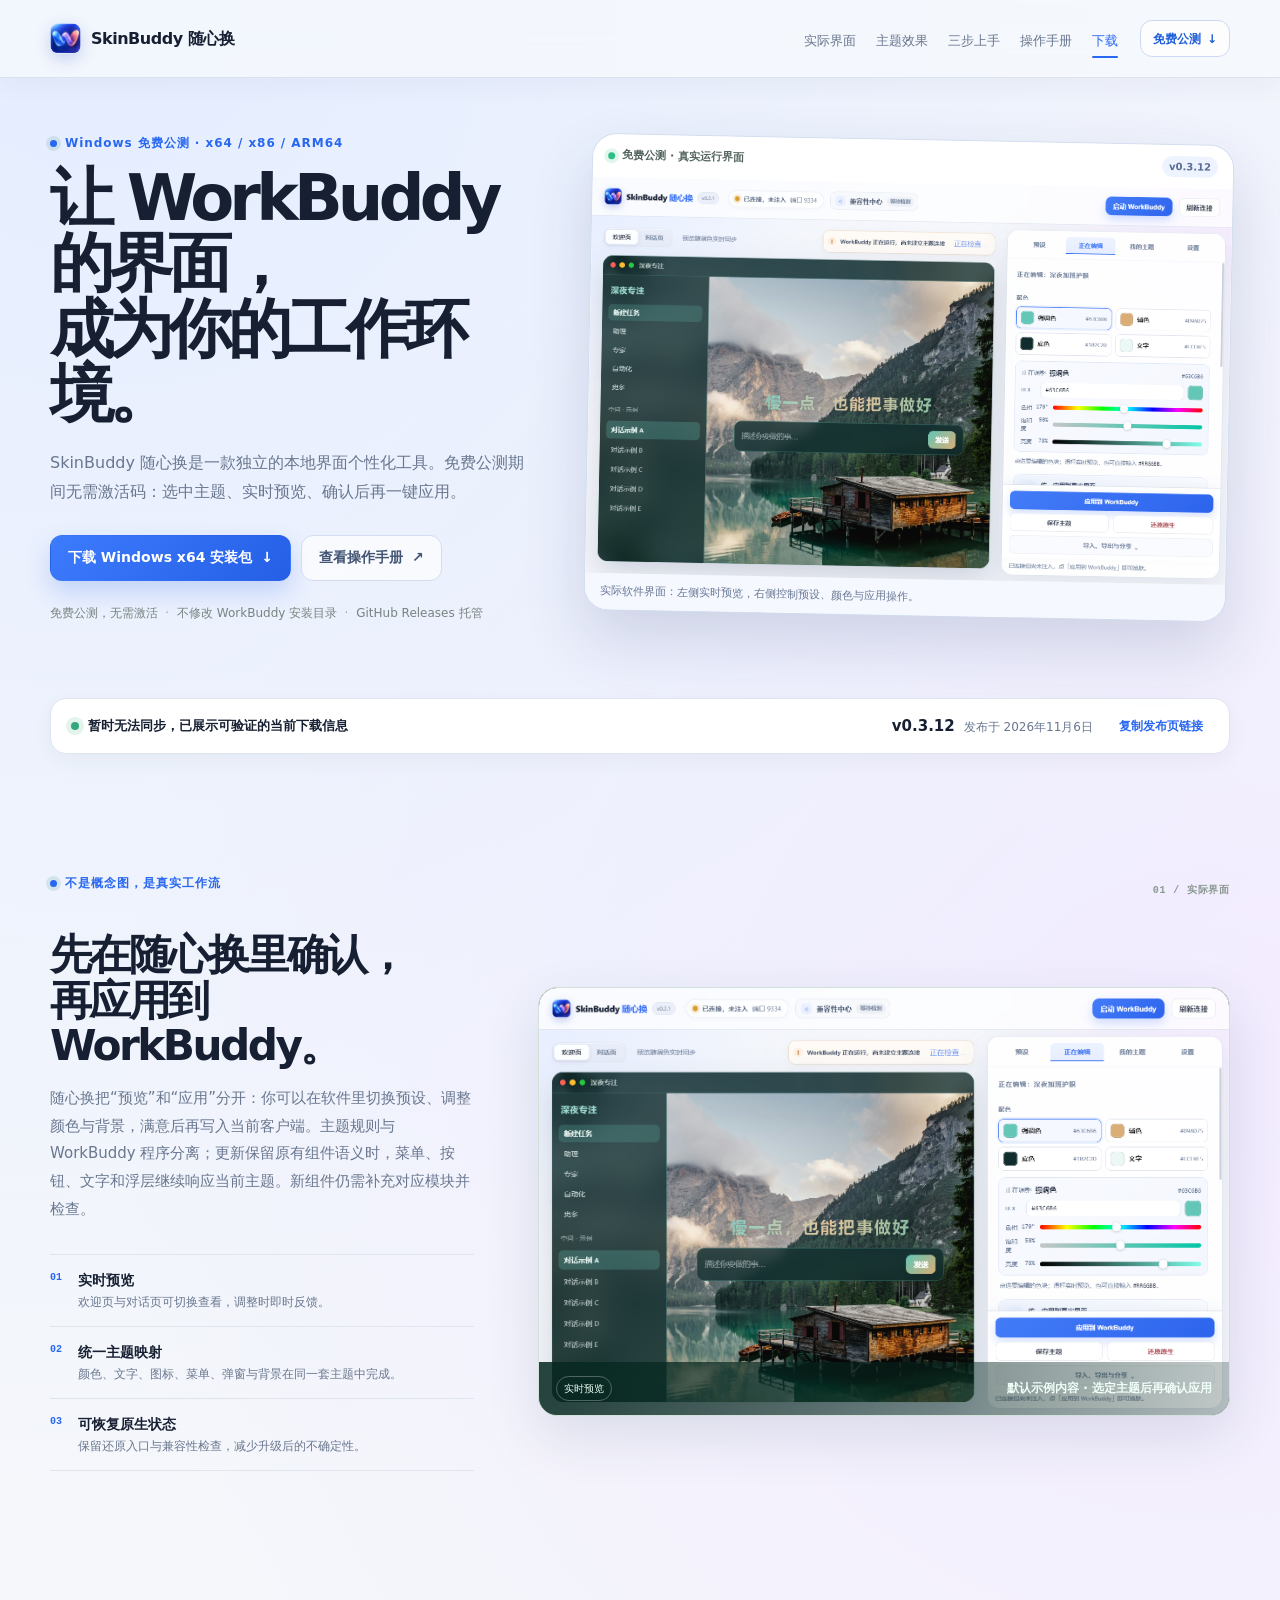
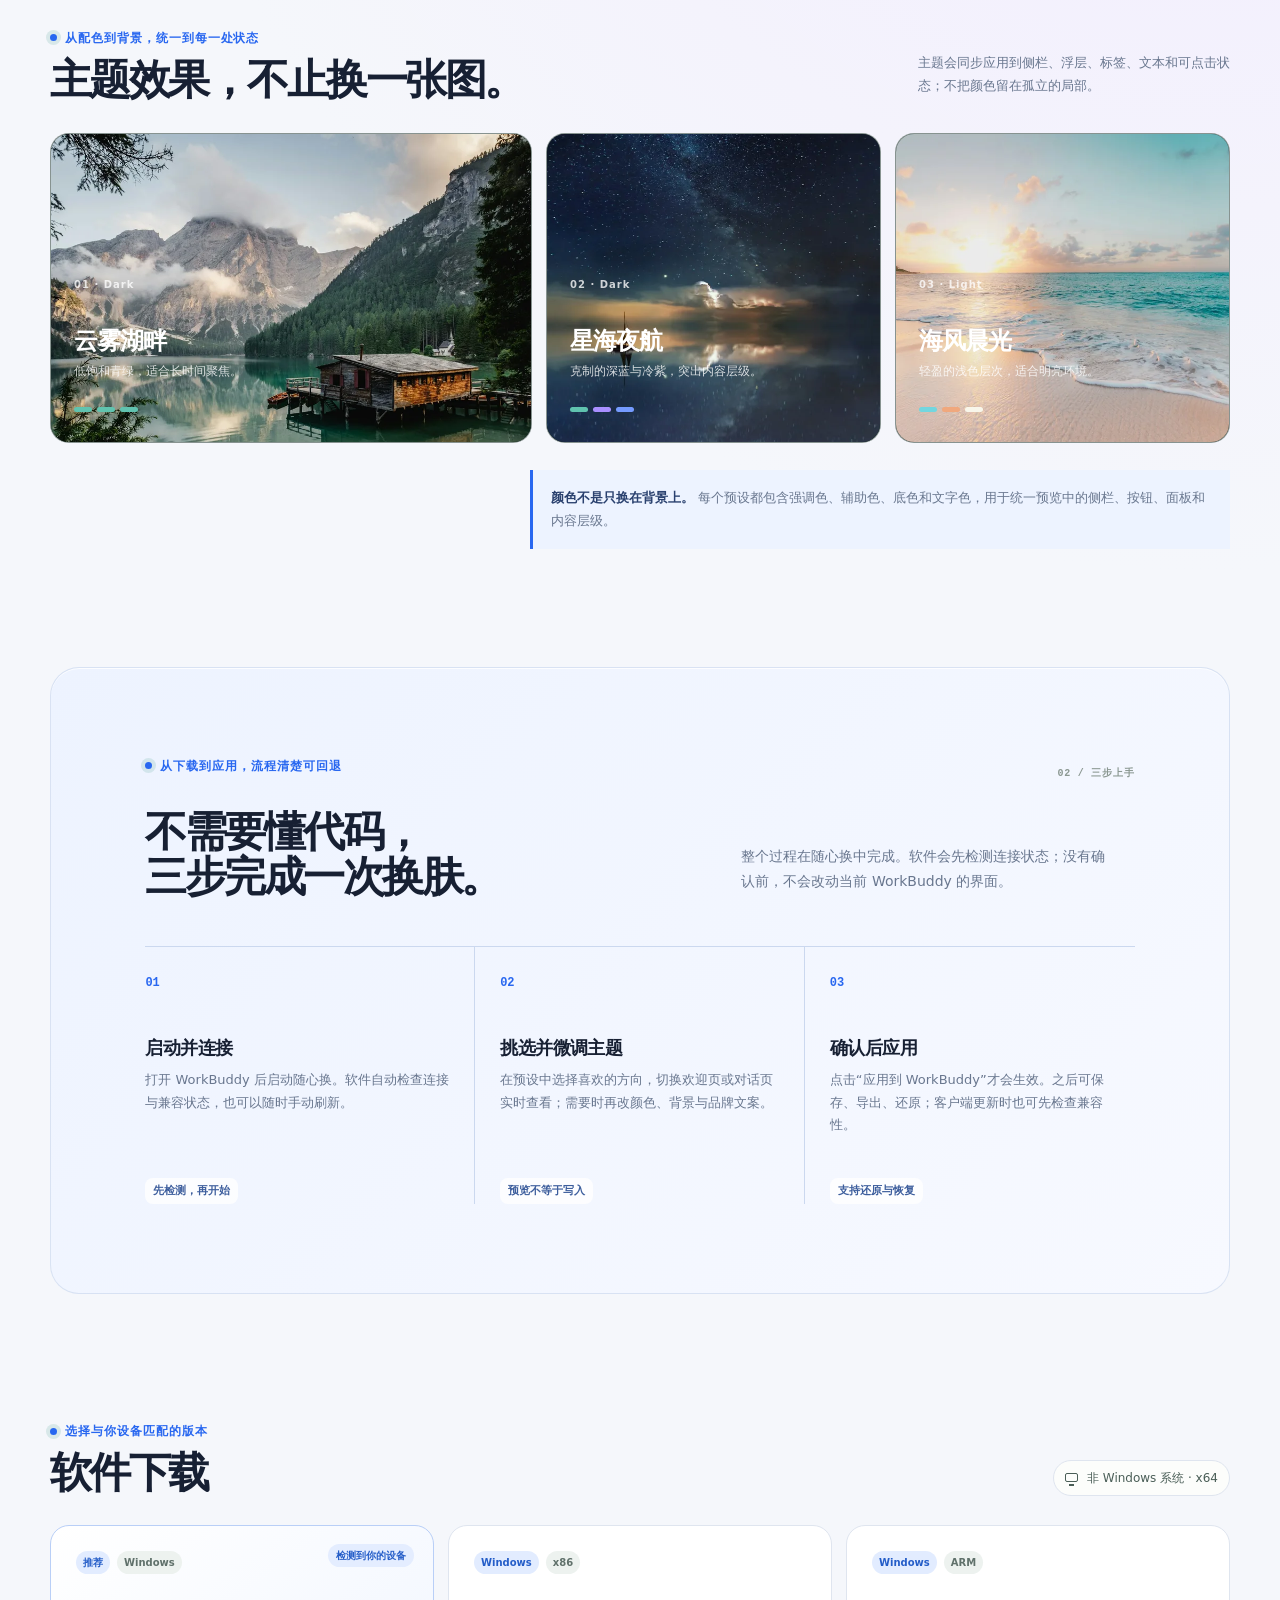
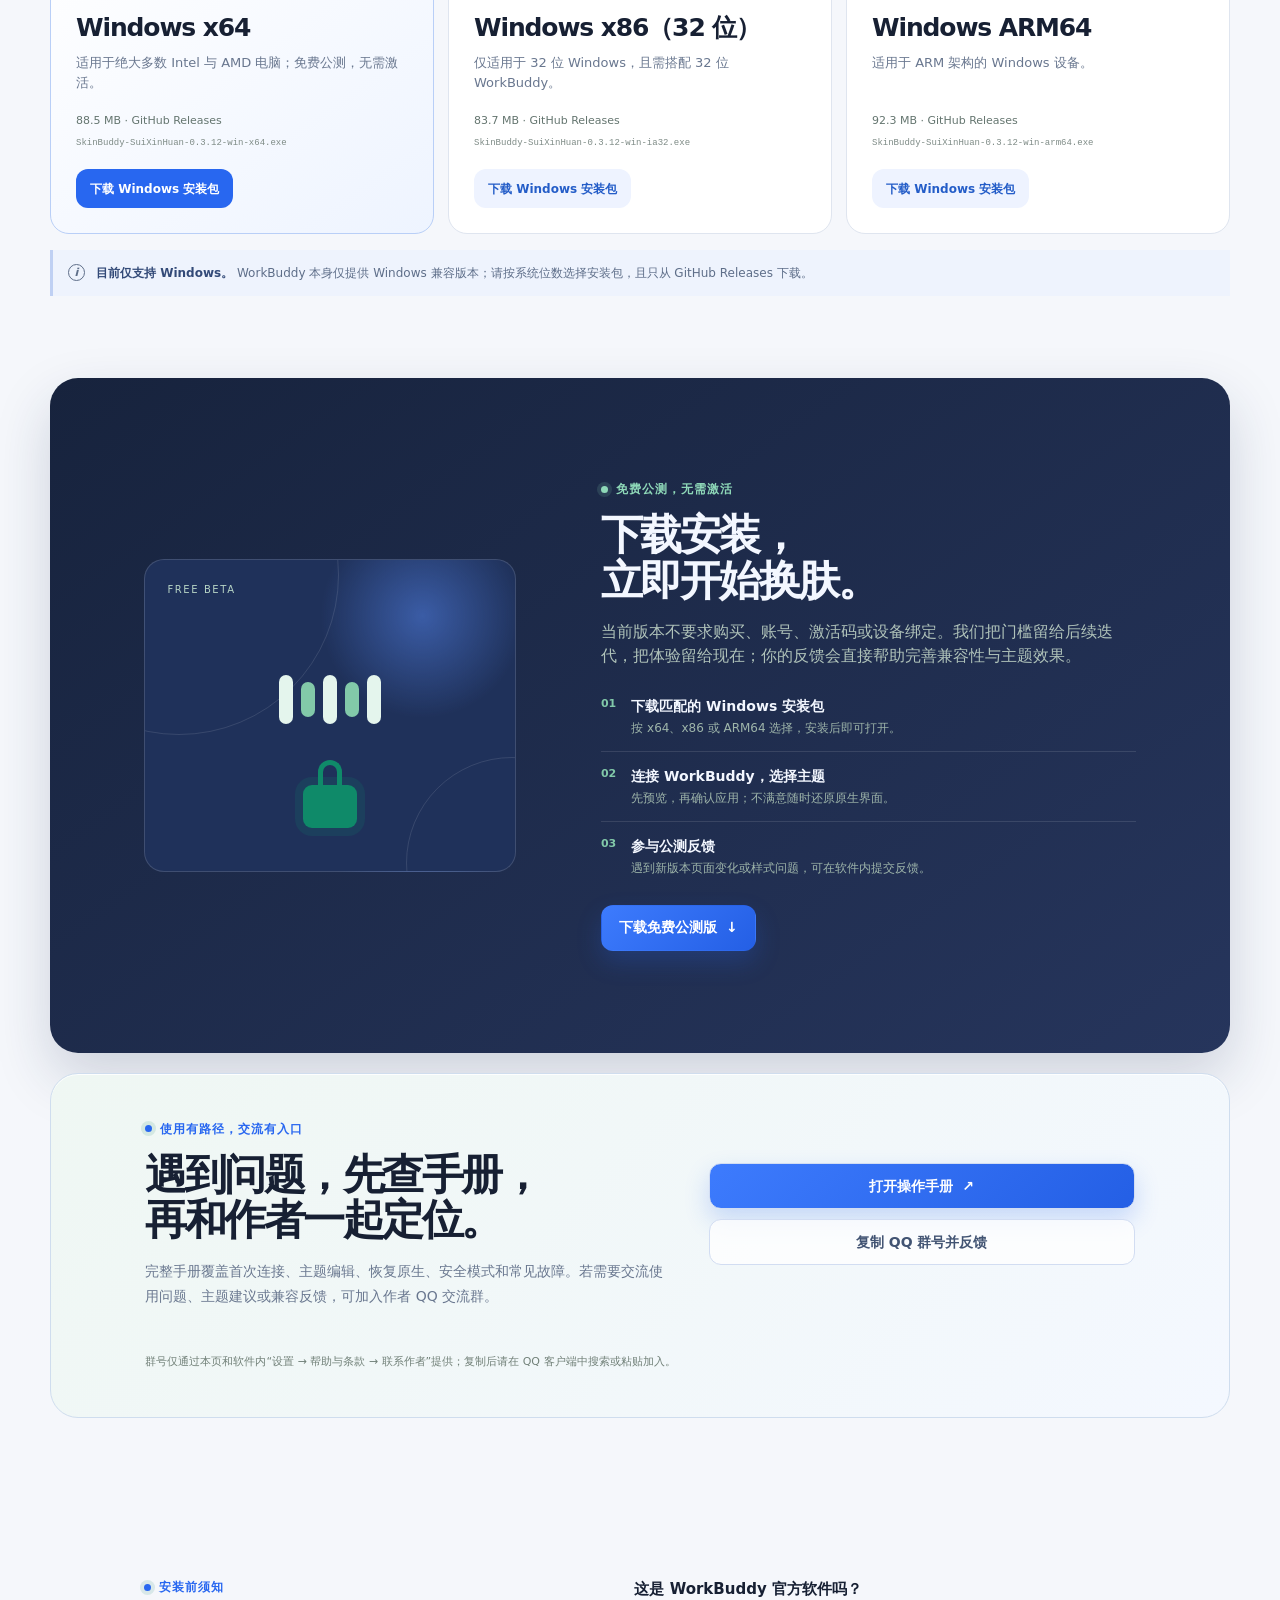
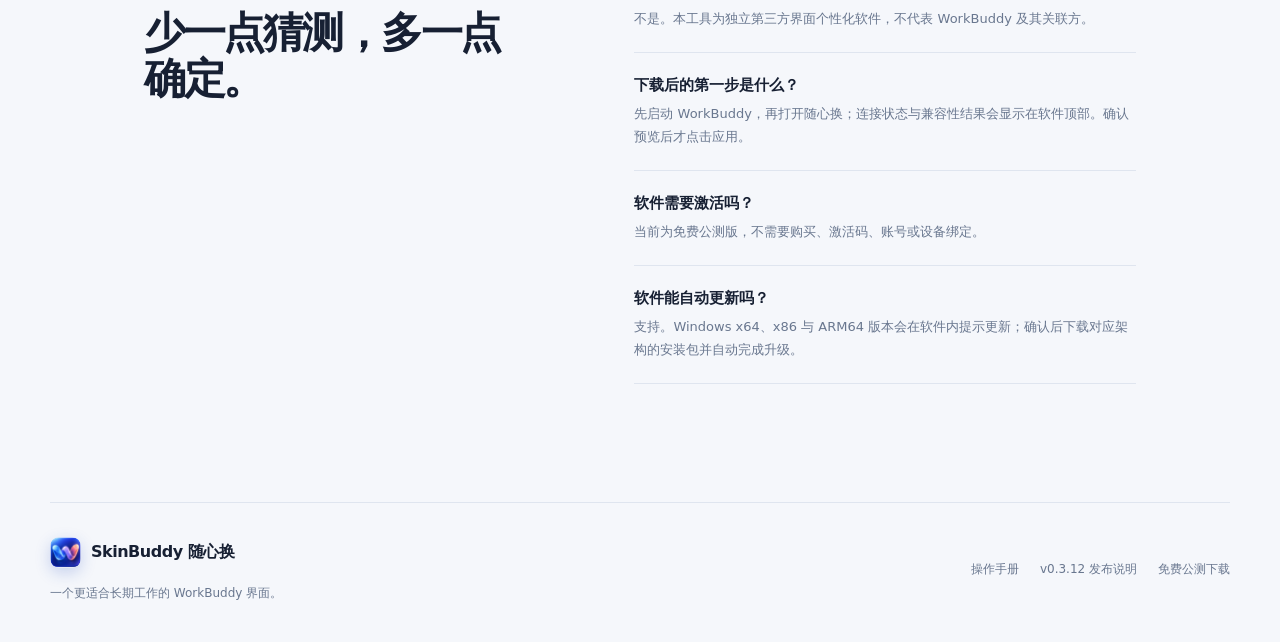
<file: docs/index.html>
<!doctype html>
<html lang="zh-CN">
<head>
  <meta charset="utf-8">
  <meta name="viewport" content="width=device-width, initial-scale=1">
  <meta name="description" content="SkinBuddy 随心换免费公测官方下载页：查看真实界面、主题效果与安装步骤，选择与你设备匹配的 Windows 安装包。">
  <meta name="theme-color" content="#f5f7fb">
  <title>SkinBuddy 随心换 · 免费公测下载</title>
  <link rel="icon" href="./assets/images/skinbuddy-sui-xin-huan-icon.png" type="image/png">
  <link rel="apple-touch-icon" href="./assets/images/skinbuddy-sui-xin-huan-icon.png">
  <link rel="stylesheet" href="./assets/site.css">
</head>
<body>
  <a class="skip-link" href="#downloads">跳到下载区域</a>
  <header class="site-header" id="siteHeader">
    <a class="brand" href="#top" aria-label="SkinBuddy 随心换下载页首页">
      <img class="brand-icon" src="./assets/images/skinbuddy-sui-xin-huan-icon.png" width="40" height="40" alt="">
      <span>SkinBuddy <b>随心换</b></span>
    </a>
    <nav aria-label="站内导航">
      <a href="#showcase" data-scroll-link>实际界面</a>
      <a href="#themes" data-scroll-link>主题效果</a>
      <a href="#guide" data-scroll-link>三步上手</a>
      <a href="./manual.html">操作手册</a>
      <a href="#downloads" data-scroll-link>下载</a>
    </nav>
    <a class="header-store" href="#downloads">免费公测 <span aria-hidden="true">↓</span></a>
  </header>

  <main id="top">
    <section class="hero" aria-labelledby="heroTitle">
      <div class="hero-copy">
        <p class="eyebrow"><span></span>Windows 免费公测 · x64 / x86 / ARM64</p>
        <h1 id="heroTitle">让 WorkBuddy 的界面，<br>成为你的工作环境。</h1>
        <p class="hero-lede">SkinBuddy 随心换是一款独立的本地界面个性化工具。免费公测期间无需激活码：选中主题、实时预览、确认后再一键应用。</p>
        <div class="hero-actions">
          <a class="button button-primary" data-primary-download href="https://github.com/Tanghailong1221/workbuddy-theme-studio-releases/releases/download/v0.3.12/SkinBuddy-SuiXinHuan-0.3.12-win-x64.exe" aria-label="下载 Windows x64 安装包">下载 Windows x64 安装包 <span aria-hidden="true">↓</span></a>
          <a class="button button-quiet" href="./manual.html">查看操作手册 <span aria-hidden="true">↗</span></a>
        </div>
        <div class="trust-line" aria-label="发行信息">
          <span>免费公测，无需激活</span><span>不修改 WorkBuddy 安装目录</span><span>GitHub Releases 托管</span>
        </div>
      </div>
      <figure class="hero-product-shot">
        <div class="shot-topline"><span><i></i>免费公测 · 真实运行界面</span><b id="heroVersion">v0.3.12</b></div>
        <img src="./assets/images/screen-skinbuddy-real.png" width="1583" height="979" alt="SkinBuddy 随心换的实际运行界面，包含主题预览和设置面板">
        <figcaption>实际软件界面：左侧实时预览，右侧控制预设、颜色与应用操作。</figcaption>
      </figure>
    </section>

    <section class="release-strip" aria-live="polite">
      <div><span class="status-dot"></span><strong id="syncStatus">正在同步 GitHub 最新正式版</strong></div>
      <div class="release-meta"><b id="releaseVersion">v—</b><span id="releaseDate">正在读取发布日期</span></div>
      <button type="button" data-copy-release>复制发布页链接</button>
    </section>

    <section class="showcase-section" id="showcase" aria-labelledby="showcaseTitle">
      <div class="section-kicker"><p class="eyebrow"><span></span>不是概念图，是真实工作流</p><span>01 / 实际界面</span></div>
      <div class="showcase-layout">
        <div class="showcase-copy">
          <h2 id="showcaseTitle">先在随心换里确认，<br>再应用到 WorkBuddy。</h2>
          <p>随心换把“预览”和“应用”分开：你可以在软件里切换预设、调整颜色与背景，满意后再写入当前客户端。主题规则与 WorkBuddy 程序分离；更新保留原有组件语义时，菜单、按钮、文字和浮层继续响应当前主题。新组件仍需补充对应模块并检查。</p>
          <ul class="proof-list">
            <li><span>01</span><div><b>实时预览</b><small>欢迎页与对话页可切换查看，调整时即时反馈。</small></div></li>
            <li><span>02</span><div><b>统一主题映射</b><small>颜色、文字、图标、菜单、弹窗与背景在同一套主题中完成。</small></div></li>
            <li><span>03</span><div><b>可恢复原生状态</b><small>保留还原入口与兼容性检查，减少升级后的不确定性。</small></div></li>
          </ul>
        </div>
        <figure class="application-shot application-shot-wide">
          <img src="./assets/images/screen-skinbuddy-real.png" width="1583" height="979" loading="lazy" alt="SkinBuddy 随心换的实时预览画面">
          <figcaption><span>实时预览</span><b>默认示例内容 · 选定主题后再确认应用</b></figcaption>
        </figure>
      </div>
    </section>

    <section class="theme-section" id="themes" aria-labelledby="themesTitle">
      <div class="section-heading theme-heading">
        <div><p class="eyebrow"><span></span>从配色到背景，统一到每一处状态</p><h2 id="themesTitle">主题效果，不止换一张图。</h2></div>
      <p>主题会同步应用到侧栏、浮层、标签、文本和可点击状态；不把颜色留在孤立的局部。</p>
      </div>
      <div class="theme-gallery">
        <article class="theme-tile theme-lake">
          <img src="./assets/images/theme-alpine-lake.webp" width="900" height="506" loading="lazy" alt="云雾湖畔主题的山湖背景">
          <div class="theme-overlay"><span>01 · Dark</span><h3>云雾湖畔</h3><p>低饱和青绿，适合长时间聚焦。</p><i></i><i></i><i></i></div>
        </article>
        <article class="theme-tile theme-space">
          <img src="./assets/images/theme-deep-space.webp" width="900" height="506" loading="lazy" alt="星海夜航主题的深空背景">
          <div class="theme-overlay"><span>02 · Dark</span><h3>星海夜航</h3><p>克制的深蓝与冷紫，突出内容层级。</p><i></i><i></i><i></i></div>
        </article>
        <article class="theme-tile theme-ocean">
          <img src="./assets/images/theme-ocean-breeze.webp" width="900" height="506" loading="lazy" alt="海风晨光主题的浅色海岸背景">
          <div class="theme-overlay"><span>03 · Light</span><h3>海风晨光</h3><p>轻盈的浅色层次，适合明亮环境。</p><i></i><i></i><i></i></div>
        </article>
      </div>
      <p class="theme-coverage"><b>颜色不是只换在背景上。</b> 每个预设都包含强调色、辅助色、底色和文字色，用于统一预览中的侧栏、按钮、面板和内容层级。</p>
    </section>

    <section class="guide-section" id="guide" aria-labelledby="guideTitle">
      <div class="section-kicker"><p class="eyebrow"><span></span>从下载到应用，流程清楚可回退</p><span>02 / 三步上手</span></div>
      <div class="guide-head"><h2 id="guideTitle">不需要懂代码，<br>三步完成一次换肤。</h2><p>整个过程在随心换中完成。软件会先检测连接状态；没有确认前，不会改动当前 WorkBuddy 的界面。</p></div>
      <ol class="guide-steps">
        <li><span class="step-number">01</span><div><h3>启动并连接</h3><p>打开 WorkBuddy 后启动随心换。软件自动检查连接与兼容状态，也可以随时手动刷新。</p><span class="step-note">先检测，再开始</span></div></li>
        <li><span class="step-number">02</span><div><h3>挑选并微调主题</h3><p>在预设中选择喜欢的方向，切换欢迎页或对话页实时查看；需要时再改颜色、背景与品牌文案。</p><span class="step-note">预览不等于写入</span></div></li>
        <li><span class="step-number">03</span><div><h3>确认后应用</h3><p>点击“应用到 WorkBuddy”才会生效。之后可保存、导出、还原；客户端更新时也可先检查兼容性。</p><span class="step-note">支持还原与恢复</span></div></li>
      </ol>
    </section>

    <section class="download-section" id="downloads" aria-labelledby="downloadTitle">
      <div class="section-heading">
        <div><p class="eyebrow"><span></span>选择与你设备匹配的版本</p><h2 id="downloadTitle">软件下载</h2></div>
        <div class="device-pill"><span class="device-icon" aria-hidden="true"></span><span id="detectedPlatform">正在识别你的系统</span></div>
      </div>
      <div class="download-layout">
        <article class="download-card primary-download" data-download="win-x64"><div class="card-kicker"><span>推荐</span><span>Windows</span></div><h3>Windows x64</h3><p>适用于绝大多数 Intel 与 AMD 电脑；免费公测，无需激活。</p><div class="download-details"><span data-size>正在同步安装包</span><code data-version>—</code></div><a class="download-link" href="https://github.com/Tanghailong1221/workbuddy-theme-studio-releases/releases/download/v0.3.12/SkinBuddy-SuiXinHuan-0.3.12-win-x64.exe">下载 Windows 安装包 <span aria-hidden="true">↓</span></a></article>
        <article class="download-card" data-download="win-ia32"><div class="card-kicker"><span>Windows</span><span>x86</span></div><h3>Windows x86（32 位）</h3><p>仅适用于 32 位 Windows，且需搭配 32 位 WorkBuddy。</p><div class="download-details"><span data-size>正在同步安装包</span><code data-version>—</code></div><a class="download-link" href="https://github.com/Tanghailong1221/workbuddy-theme-studio-releases/releases/download/v0.3.12/SkinBuddy-SuiXinHuan-0.3.12-win-ia32.exe">下载 Windows x86 安装包 <span aria-hidden="true">↓</span></a></article>
        <article class="download-card" data-download="win-arm64"><div class="card-kicker"><span>Windows</span><span>ARM</span></div><h3>Windows ARM64</h3><p>适用于 ARM 架构的 Windows 设备。</p><div class="download-details"><span data-size>正在同步安装包</span><code data-version>—</code></div><a class="download-link" href="https://github.com/Tanghailong1221/workbuddy-theme-studio-releases/releases/download/v0.3.12/SkinBuddy-SuiXinHuan-0.3.12-win-arm64.exe">下载 Windows ARM64 安装包 <span aria-hidden="true">↓</span></a></article>
      </div>
      <aside class="availability-note"><span aria-hidden="true">i</span><p><b>目前仅支持 Windows。</b> WorkBuddy 本身仅提供 Windows 兼容版本；请按系统位数选择安装包，且只从 GitHub Releases 下载。</p></aside>
    </section>

    <section class="activation-section" id="beta" aria-labelledby="activationTitle">
      <div class="activation-visual"><span class="small-label">FREE BETA</span><div class="activation-code"><i></i><i></i><i></i><i></i><i></i></div><div class="activation-lock"><span></span></div></div>
      <div class="activation-copy"><p class="eyebrow"><span></span>免费公测，无需激活</p><h2 id="activationTitle">下载安装，<br>立即开始换肤。</h2><p>当前版本不要求购买、账号、激活码或设备绑定。我们把门槛留给后续迭代，把体验留给现在；你的反馈会直接帮助完善兼容性与主题效果。</p><ol class="steps"><li><span>01</span><div><b>下载匹配的 Windows 安装包</b><small>按 x64、x86 或 ARM64 选择，安装后即可打开。</small></div></li><li><span>02</span><div><b>连接 WorkBuddy，选择主题</b><small>先预览，再确认应用；不满意随时还原原生界面。</small></div></li><li><span>03</span><div><b>参与公测反馈</b><small>遇到新版本页面变化或样式问题，可在软件内提交反馈。</small></div></li></ol><a class="button button-primary" href="#downloads">下载免费公测版 <span aria-hidden="true">↓</span></a></div>
    </section>

    <section class="support-section" id="support" aria-labelledby="supportTitle">
      <div>
        <p class="eyebrow"><span></span>使用有路径，交流有入口</p>
        <h2 id="supportTitle">遇到问题，先查手册，<br>再和作者一起定位。</h2>
        <p>完整手册覆盖首次连接、主题编辑、恢复原生、安全模式和常见故障。若需要交流使用问题、主题建议或兼容反馈，可加入作者 QQ 交流群。</p>
      </div>
      <div class="support-actions">
        <a class="button button-primary" href="./manual.html">打开操作手册 <span aria-hidden="true">↗</span></a>
        <button type="button" class="button button-quiet" data-copy-qq-group data-qq-group="1131519747">复制 QQ 群号并反馈</button>
      </div>
      <small>群号仅通过本页和软件内“设置 → 帮助与条款 → 联系作者”提供；复制后请在 QQ 客户端中搜索或粘贴加入。</small>
    </section>

    <section class="faq" aria-labelledby="faqTitle"><div><p class="eyebrow"><span></span>安装前须知</p><h2 id="faqTitle">少一点猜测，多一点确定。</h2></div><dl><div><dt>这是 WorkBuddy 官方软件吗？</dt><dd>不是。本工具为独立第三方界面个性化软件，不代表 WorkBuddy 及其关联方。</dd></div><div><dt>下载后的第一步是什么？</dt><dd>先启动 WorkBuddy，再打开随心换；连接状态与兼容性结果会显示在软件顶部。确认预览后才点击应用。</dd></div><div><dt>软件需要激活吗？</dt><dd>当前为免费公测版，不需要购买、激活码、账号或设备绑定。</dd></div><div><dt>软件能自动更新吗？</dt><dd>支持。Windows x64、x86 与 ARM64 版本会在软件内提示更新；确认后下载对应架构的安装包并自动完成升级。</dd></div></dl></section>
  </main>

  <footer><div><a class="brand" href="#top"><img class="brand-icon" src="./assets/images/skinbuddy-sui-xin-huan-icon.png" width="40" height="40" alt=""><span>SkinBuddy <b>随心换</b></span></a><p>一个更适合长期工作的 WorkBuddy 界面。</p></div><div><a href="./manual.html">操作手册</a><a id="footerRelease" href="https://github.com/Tanghailong1221/workbuddy-theme-studio-releases/releases/latest" target="_blank" rel="noreferrer">全部发布版本</a><a href="#downloads">免费公测下载</a></div></footer>
  <script src="./assets/site-config.js"></script><script src="./assets/site.js"></script>
</body>
</html>
</file>
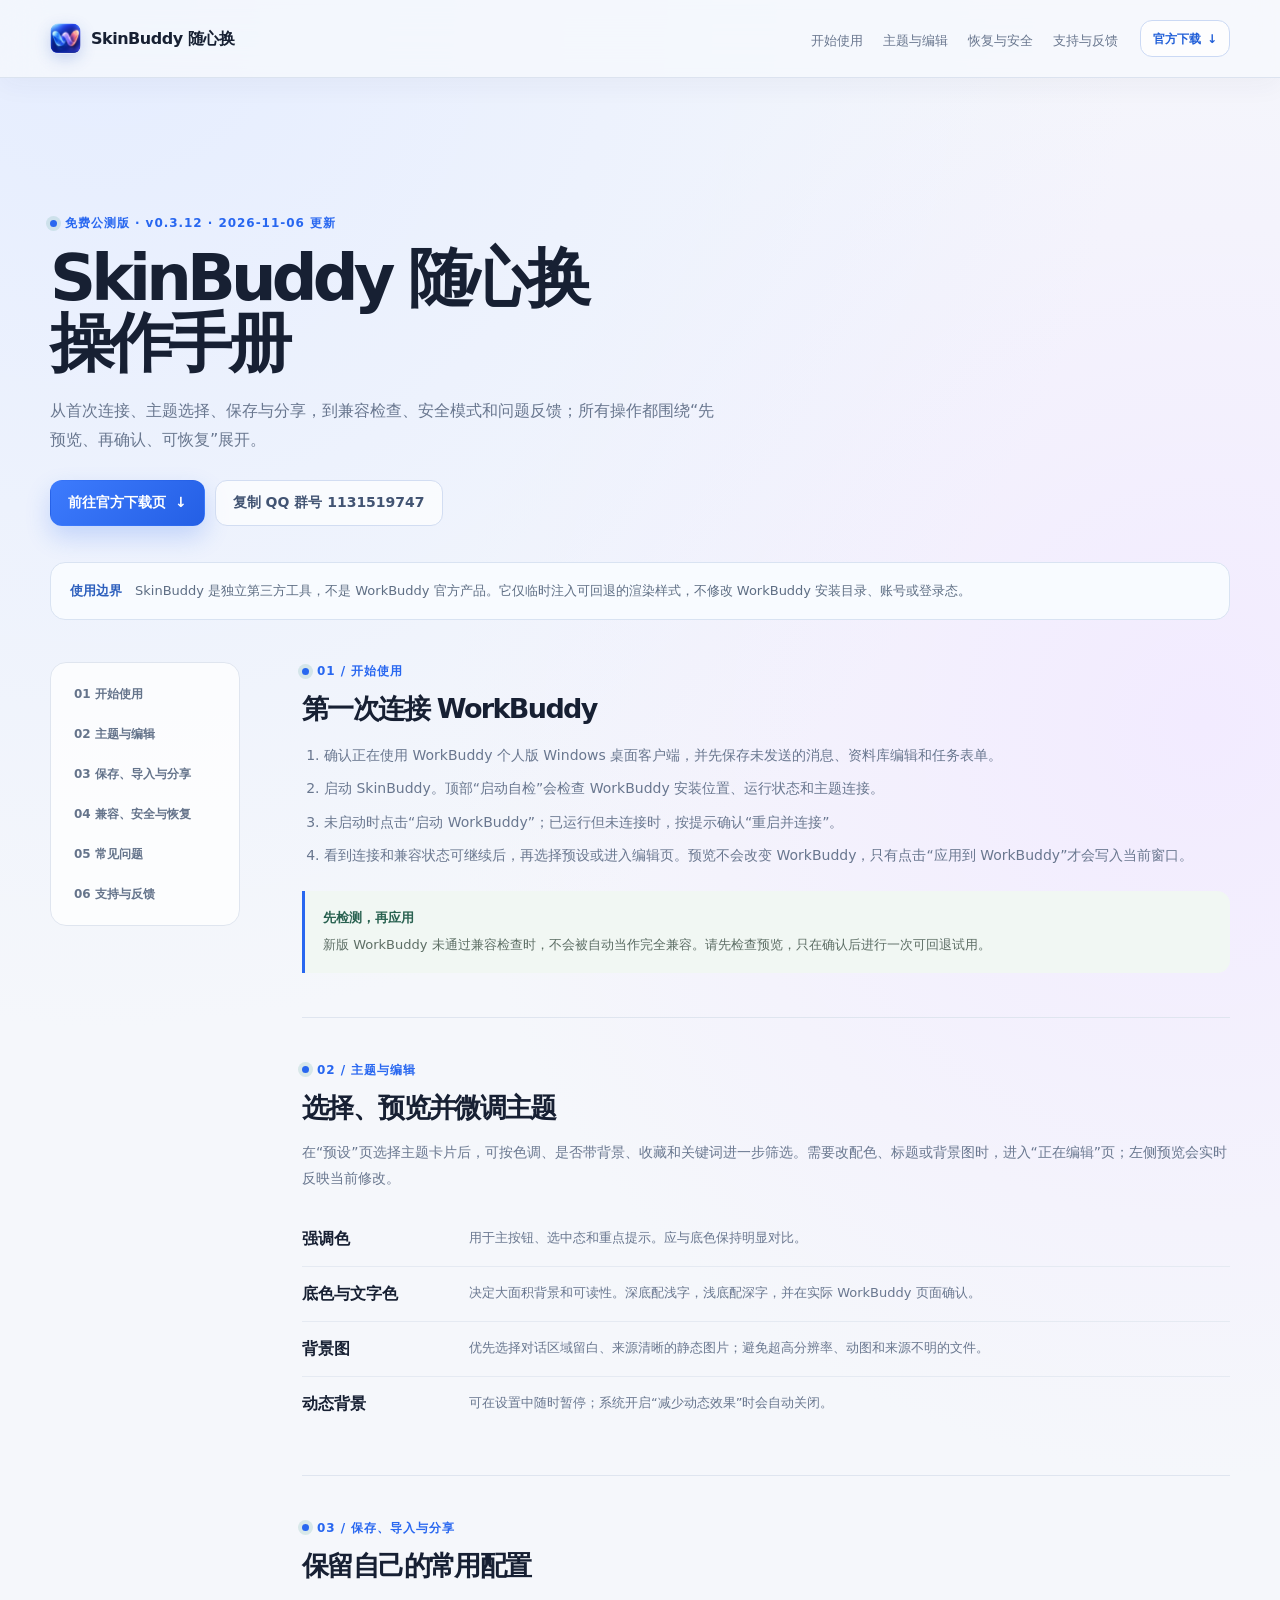
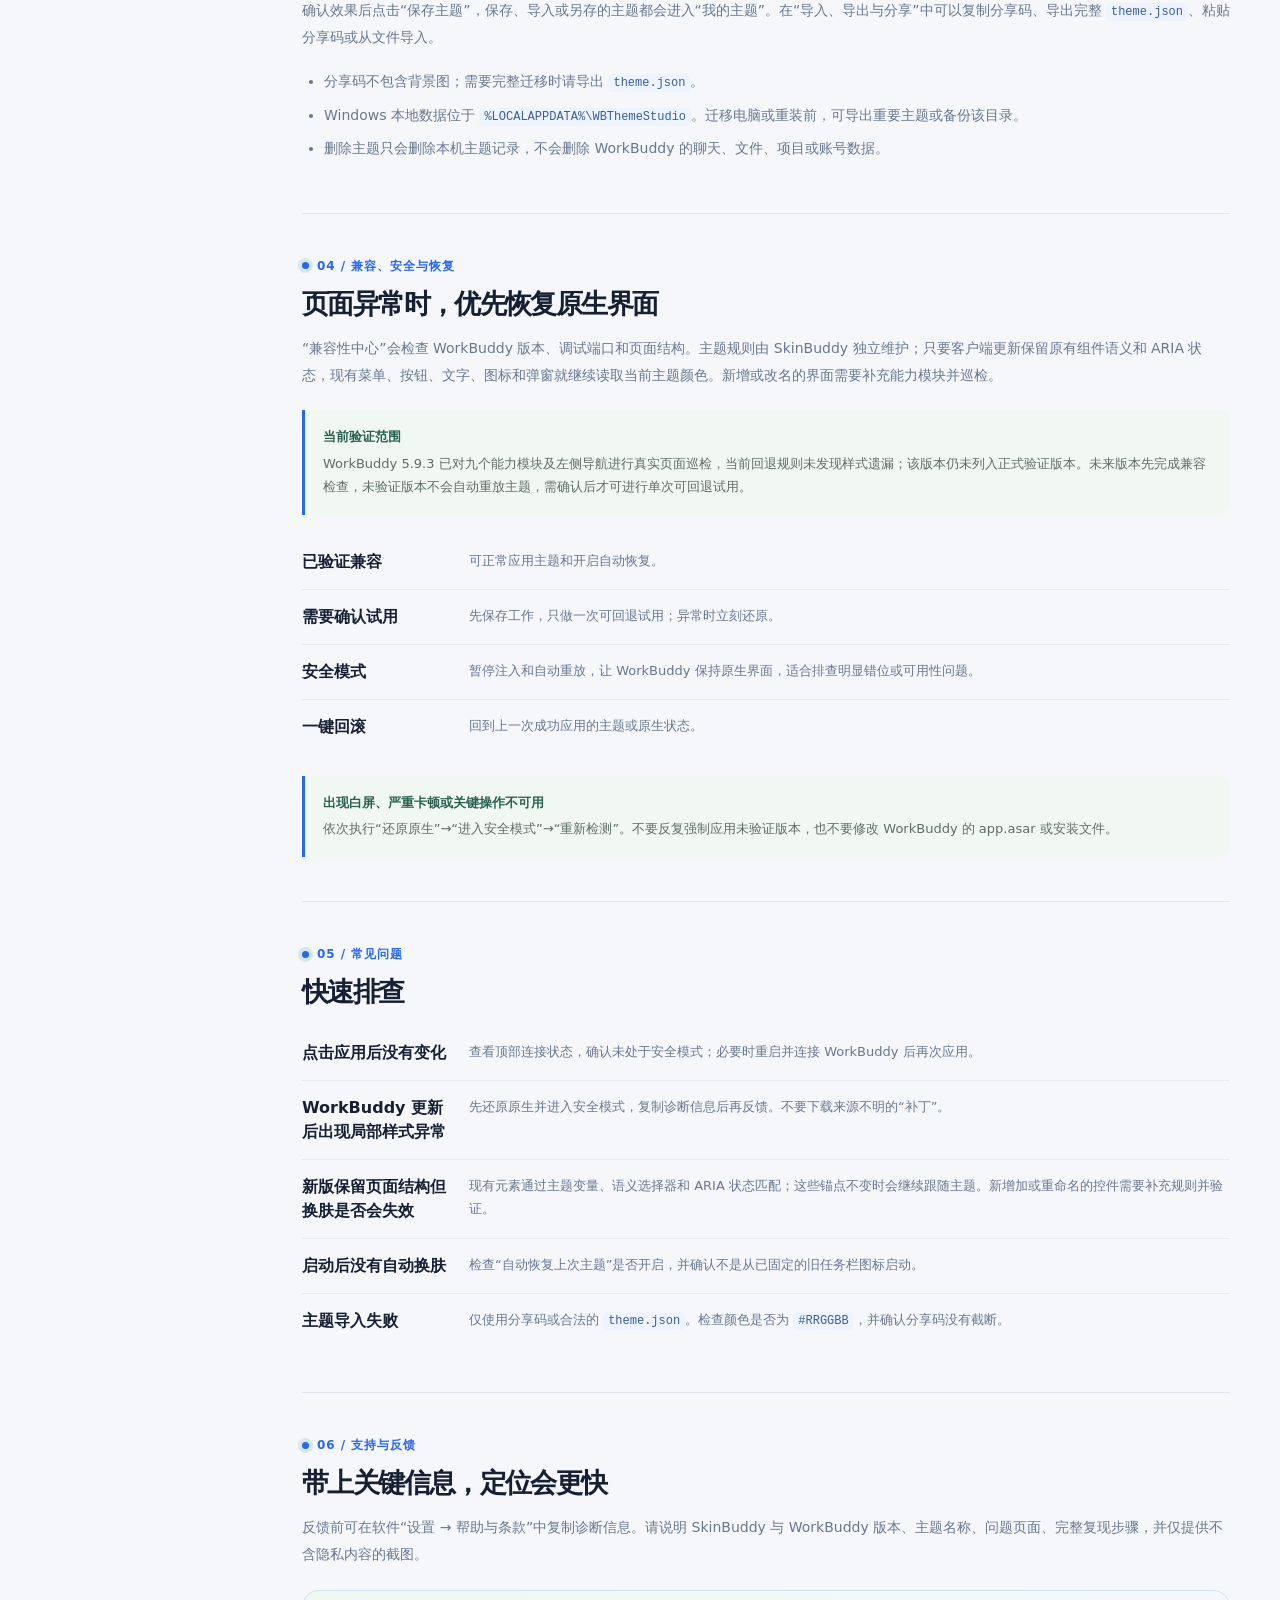
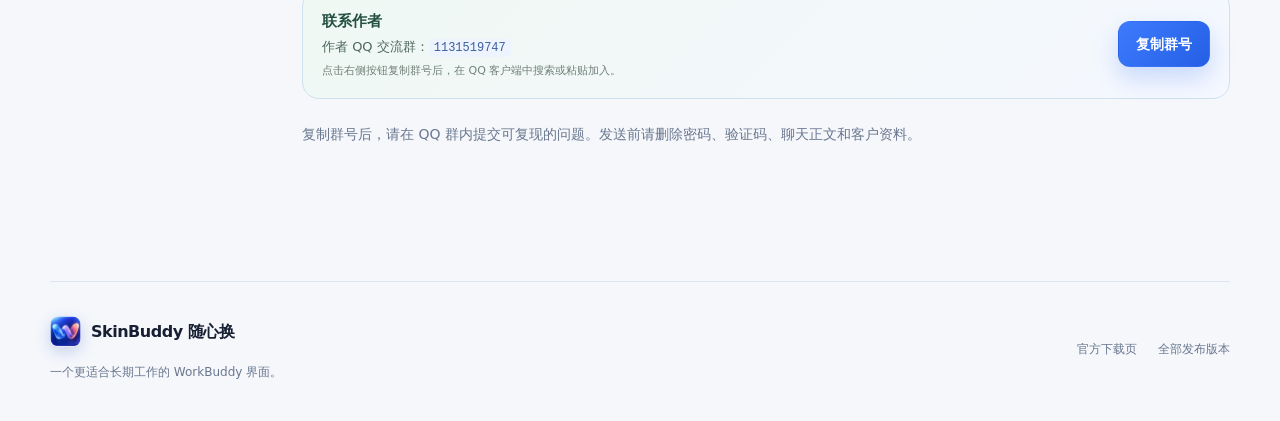
<file: docs/manual.html>
<!doctype html>
<html lang="zh-CN">
<head>
  <meta charset="utf-8">
  <meta name="viewport" content="width=device-width, initial-scale=1">
  <meta name="description" content="SkinBuddy 随心换操作手册：连接 WorkBuddy、选择与编辑主题、恢复原生界面、安全模式、更新和问题排查。">
  <meta name="theme-color" content="#f5f7fb">
  <title>SkinBuddy 随心换 · 操作手册</title>
  <link rel="icon" href="./assets/images/skinbuddy-sui-xin-huan-icon.png" type="image/png">
  <link rel="apple-touch-icon" href="./assets/images/skinbuddy-sui-xin-huan-icon.png">
  <link rel="stylesheet" href="./assets/site.css">
</head>
<body>
  <a class="skip-link" href="#manualContent">跳到手册正文</a>
  <header class="site-header" id="siteHeader">
    <a class="brand" href="./index.html" aria-label="返回 SkinBuddy 随心换官方下载页">
      <img class="brand-icon" src="./assets/images/skinbuddy-sui-xin-huan-icon.png" width="40" height="40" alt="">
      <span>SkinBuddy <b>随心换</b></span>
    </a>
    <nav aria-label="手册导航">
      <a href="#start">开始使用</a>
      <a href="#themes">主题与编辑</a>
      <a href="#recovery">恢复与安全</a>
      <a href="#support">支持与反馈</a>
    </nav>
    <a class="header-store" href="./index.html#downloads">官方下载 <span aria-hidden="true">↓</span></a>
  </header>

  <main id="manualContent" class="manual-page">
    <section class="manual-hero" aria-labelledby="manualTitle">
      <p class="eyebrow"><span></span>免费公测版 · v0.3.12 · 2026-11-06 更新</p>
      <h1 id="manualTitle">SkinBuddy 随心换<br>操作手册</h1>
      <p>从首次连接、主题选择、保存与分享，到兼容检查、安全模式和问题反馈；所有操作都围绕“先预览、再确认、可恢复”展开。</p>
      <div class="manual-hero-actions">
        <a class="button button-primary" href="./index.html#downloads">前往官方下载页 <span aria-hidden="true">↓</span></a>
        <button type="button" class="button button-quiet" data-copy-qq-group data-qq-group="1131519747">复制 QQ 群号 1131519747</button>
      </div>
    </section>

    <aside class="manual-notice"><b>使用边界</b><span>SkinBuddy 是独立第三方工具，不是 WorkBuddy 官方产品。它仅临时注入可回退的渲染样式，不修改 WorkBuddy 安装目录、账号或登录态。</span></aside>

    <div class="manual-layout">
      <aside class="manual-toc" aria-label="手册目录">
        <a href="#start">01 开始使用</a>
        <a href="#themes">02 主题与编辑</a>
        <a href="#save">03 保存、导入与分享</a>
        <a href="#recovery">04 兼容、安全与恢复</a>
        <a href="#troubleshooting">05 常见问题</a>
        <a href="#support">06 支持与反馈</a>
      </aside>

      <article class="manual-content">
        <section id="start">
          <p class="eyebrow"><span></span>01 / 开始使用</p>
          <h2>第一次连接 WorkBuddy</h2>
          <ol>
            <li>确认正在使用 WorkBuddy 个人版 Windows 桌面客户端，并先保存未发送的消息、资料库编辑和任务表单。</li>
            <li>启动 SkinBuddy。顶部“启动自检”会检查 WorkBuddy 安装位置、运行状态和主题连接。</li>
            <li>未启动时点击“启动 WorkBuddy”；已运行但未连接时，按提示确认“重启并连接”。</li>
            <li>看到连接和兼容状态可继续后，再选择预设或进入编辑页。预览不会改变 WorkBuddy，只有点击“应用到 WorkBuddy”才会写入当前窗口。</li>
          </ol>
          <div class="manual-callout"><b>先检测，再应用</b><span>新版 WorkBuddy 未通过兼容检查时，不会被自动当作完全兼容。请先检查预览，只在确认后进行一次可回退试用。</span></div>
        </section>

        <section id="themes">
          <p class="eyebrow"><span></span>02 / 主题与编辑</p>
          <h2>选择、预览并微调主题</h2>
          <p>在“预设”页选择主题卡片后，可按色调、是否带背景、收藏和关键词进一步筛选。需要改配色、标题或背景图时，进入“正在编辑”页；左侧预览会实时反映当前修改。</p>
          <dl class="manual-definition-list">
            <div><dt>强调色</dt><dd>用于主按钮、选中态和重点提示。应与底色保持明显对比。</dd></div>
            <div><dt>底色与文字色</dt><dd>决定大面积背景和可读性。深底配浅字，浅底配深字，并在实际 WorkBuddy 页面确认。</dd></div>
            <div><dt>背景图</dt><dd>优先选择对话区域留白、来源清晰的静态图片；避免超高分辨率、动图和来源不明的文件。</dd></div>
            <div><dt>动态背景</dt><dd>可在设置中随时暂停；系统开启“减少动态效果”时会自动关闭。</dd></div>
          </dl>
        </section>

        <section id="save">
          <p class="eyebrow"><span></span>03 / 保存、导入与分享</p>
          <h2>保留自己的常用配置</h2>
          <p>确认效果后点击“保存主题”，保存、导入或另存的主题都会进入“我的主题”。在“导入、导出与分享”中可以复制分享码、导出完整 <code>theme.json</code>、粘贴分享码或从文件导入。</p>
          <ul>
            <li>分享码不包含背景图；需要完整迁移时请导出 <code>theme.json</code>。</li>
            <li>Windows 本地数据位于 <code>%LOCALAPPDATA%\WBThemeStudio</code>。迁移电脑或重装前，可导出重要主题或备份该目录。</li>
            <li>删除主题只会删除本机主题记录，不会删除 WorkBuddy 的聊天、文件、项目或账号数据。</li>
          </ul>
        </section>

        <section id="recovery">
          <p class="eyebrow"><span></span>04 / 兼容、安全与恢复</p>
          <h2>页面异常时，优先恢复原生界面</h2>
          <p>“兼容性中心”会检查 WorkBuddy 版本、调试端口和页面结构。主题规则由 SkinBuddy 独立维护；只要客户端更新保留原有组件语义和 ARIA 状态，现有菜单、按钮、文字、图标和弹窗就继续读取当前主题颜色。新增或改名的界面需要补充能力模块并巡检。</p>
          <div class="manual-callout"><b>当前验证范围</b><span>WorkBuddy 5.9.3 已对九个能力模块及左侧导航进行真实页面巡检，当前回退规则未发现样式遗漏；该版本仍未列入正式验证版本。未来版本先完成兼容检查，未验证版本不会自动重放主题，需确认后才可进行单次可回退试用。</span></div>
          <dl class="manual-definition-list">
            <div><dt>已验证兼容</dt><dd>可正常应用主题和开启自动恢复。</dd></div>
            <div><dt>需要确认试用</dt><dd>先保存工作，只做一次可回退试用；异常时立刻还原。</dd></div>
            <div><dt>安全模式</dt><dd>暂停注入和自动重放，让 WorkBuddy 保持原生界面，适合排查明显错位或可用性问题。</dd></div>
            <div><dt>一键回滚</dt><dd>回到上一次成功应用的主题或原生状态。</dd></div>
          </dl>
          <div class="manual-callout"><b>出现白屏、严重卡顿或关键操作不可用</b><span>依次执行“还原原生”→“进入安全模式”→“重新检测”。不要反复强制应用未验证版本，也不要修改 WorkBuddy 的 app.asar 或安装文件。</span></div>
        </section>

        <section id="troubleshooting">
          <p class="eyebrow"><span></span>05 / 常见问题</p>
          <h2>快速排查</h2>
          <dl class="manual-faq-list">
            <div><dt>点击应用后没有变化</dt><dd>查看顶部连接状态，确认未处于安全模式；必要时重启并连接 WorkBuddy 后再次应用。</dd></div>
            <div><dt>WorkBuddy 更新后出现局部样式异常</dt><dd>先还原原生并进入安全模式，复制诊断信息后再反馈。不要下载来源不明的“补丁”。</dd></div>
            <div><dt>新版保留页面结构但换肤是否会失效</dt><dd>现有元素通过主题变量、语义选择器和 ARIA 状态匹配；这些锚点不变时会继续跟随主题。新增加或重命名的控件需要补充规则并验证。</dd></div>
            <div><dt>启动后没有自动换肤</dt><dd>检查“自动恢复上次主题”是否开启，并确认不是从已固定的旧任务栏图标启动。</dd></div>
            <div><dt>主题导入失败</dt><dd>仅使用分享码或合法的 <code>theme.json</code>。检查颜色是否为 <code>#RRGGBB</code>，并确认分享码没有截断。</dd></div>
          </dl>
        </section>

        <section id="support">
          <p class="eyebrow"><span></span>06 / 支持与反馈</p>
          <h2>带上关键信息，定位会更快</h2>
          <p>反馈前可在软件“设置 → 帮助与条款”中复制诊断信息。请说明 SkinBuddy 与 WorkBuddy 版本、主题名称、问题页面、完整复现步骤，并仅提供不含隐私内容的截图。</p>
          <div class="manual-support-card">
            <div><b>联系作者</b><span>作者 QQ 交流群：<code>1131519747</code></span><small>点击右侧按钮复制群号后，在 QQ 客户端中搜索或粘贴加入。</small></div>
            <button type="button" class="button button-primary" data-copy-qq-group data-qq-group="1131519747">复制群号</button>
          </div>
          <p>复制群号后，请在 QQ 群内提交可复现的问题。发送前请删除密码、验证码、聊天正文和客户资料。</p>
        </section>
      </article>
    </div>
  </main>

  <footer><div><a class="brand" href="./index.html"><img class="brand-icon" src="./assets/images/skinbuddy-sui-xin-huan-icon.png" width="40" height="40" alt=""><span>SkinBuddy <b>随心换</b></span></a><p>一个更适合长期工作的 WorkBuddy 界面。</p></div><div><a href="./index.html#downloads">官方下载页</a><a href="https://github.com/Tanghailong1221/workbuddy-theme-studio-releases/releases/latest" target="_blank" rel="noreferrer">全部发布版本</a></div></footer>
  <script>
    document.querySelectorAll('[data-copy-qq-group]').forEach((button) => {
      button.addEventListener('click', async () => {
        const group = String(button.dataset.qqGroup || '').trim();
        if (!/^\d{5,15}$/.test(group)) return;
        try { await navigator.clipboard.writeText(group); button.textContent = '群号已复制'; }
        catch { button.textContent = `请复制群号 ${group}`; }
        window.setTimeout(() => { button.textContent = button.closest('.manual-support-card') ? '复制群号' : `复制 QQ 群号 ${group}`; }, 2200);
      });
    });
  </script>
</body>
</html>
</file>
<file: docs/assets/site.css>
:root {
  --ink: #172033;
  --muted: #69778f;
  --line: #dfe5ef;
  --canvas: #f5f7fb;
  --card: #fff;
  --accent: #2867f0;
  --accent-strong: #1856d8;
  --mint: #e8efff;
  --shadow: 0 20px 54px rgba(37, 55, 91, .12);
  color-scheme: light;
}

* { box-sizing: border-box; }
html { scroll-behavior: smooth; scroll-padding-top: 98px; }
body { margin: 0; background: radial-gradient(circle at 8% 0, #e5edff 0, transparent 27%), radial-gradient(circle at 94% 20%, #f2ebff 0, transparent 24%), var(--canvas); color: var(--ink); font-family: -apple-system, BlinkMacSystemFont, "Segoe UI", "PingFang SC", "Microsoft YaHei", system-ui, sans-serif; line-height: 1.5; }
a { color: inherit; text-decoration: none; }
button { font: inherit; cursor: pointer; }
img { max-width: 100%; }
h1, h2, h3, p { margin-top: 0; }
h1 { margin-bottom: 22px; font-size: clamp(42px, 5vw, 72px); line-height: 1.02; letter-spacing: -.075em; }
h2 { margin-bottom: 16px; font-size: clamp(30px, 3.3vw, 47px); line-height: 1.08; letter-spacing: -.06em; }

.skip-link { position: fixed; top: 10px; left: 10px; z-index: 100; transform: translateY(-150%); padding: 8px 12px; border: 1px solid var(--ink); border-radius: 8px; background: #fff; }
.skip-link:focus { transform: none; }
.site-header, main, footer { width: min(1180px, calc(100% - 48px)); margin: auto; }
.site-header { position: sticky; top: 0; z-index: 40; display: flex; align-items: center; justify-content: space-between; width: 100%; height: 78px; padding: 0 max(24px, calc((100vw - 1180px) / 2)); border-bottom: 1px solid rgba(214, 222, 237, .80); background: rgba(247, 249, 253, .78); box-shadow: 0 8px 26px rgba(35, 57, 94, .045); backdrop-filter: blur(20px) saturate(1.25); }
.brand { display: inline-flex; align-items: center; gap: 10px; flex: 0 0 auto; font-size: 16px; font-weight: 680; letter-spacing: -.03em; }
.brand b { font-weight: 800; }
.brand-icon { display: block; width: 31px; height: 31px; border-radius: 9px; box-shadow: 0 5px 15px rgba(38, 79, 190, .22); }
.site-header nav { display: flex; gap: 20px; margin-left: auto; margin-right: 22px; color: var(--muted); font-size: 13px; }
.site-header nav a { position: relative; padding: 29px 0 25px; transition: color .2s ease; }
.site-header nav a::after { position: absolute; right: 0; bottom: 17px; left: 0; height: 2px; border-radius: 9px; background: var(--accent); content: ""; opacity: 0; transform: scaleX(.4); transition: opacity .2s ease, transform .2s ease; }
.site-header nav a:hover, .site-header nav a.active { color: var(--accent); }
.site-header nav a.active::after { opacity: 1; transform: scaleX(1); }
.header-store { display: inline-flex; align-items: center; gap: 6px; min-height: 37px; padding: 0 12px; border: 1px solid #cbd9f4; border-radius: 12px; background: rgba(255, 255, 255, .78); color: #215fd8; font-size: 12px; font-weight: 750; transition: transform .18s ease, background .18s ease, box-shadow .18s ease; }
.header-store:hover { background: #fff; box-shadow: 0 6px 16px rgba(44, 87, 182, .10); transform: translateY(-1px); }

.hero { display: grid; grid-template-columns: minmax(0, .86fr) minmax(500px, 1.14fr); align-items: center; gap: 54px; min-height: 600px; padding: 56px 0 76px; }
.eyebrow { display: flex; align-items: center; gap: 8px; margin: 0 0 14px; color: var(--accent); font-size: 12px; font-weight: 750; letter-spacing: .08em; }
.eyebrow span { width: 7px; height: 7px; border-radius: 50%; background: var(--accent); box-shadow: 0 0 0 4px rgba(10, 122, 99, .12); }
.hero-lede { max-width: 548px; margin-bottom: 28px; color: var(--muted); font-size: 16px; line-height: 1.8; }
.hero-actions { display: flex; flex-wrap: wrap; gap: 10px; }
.button, .download-link { display: inline-flex; align-items: center; justify-content: center; gap: 9px; min-height: 46px; padding: 0 17px; border: 1px solid transparent; border-radius: 12px; font-size: 14px; font-weight: 720; transition: transform .18s ease, background .18s ease, border-color .18s ease; }
.button:hover, .download-link:hover { transform: translateY(-2px); }
.button:active, .download-link:active { transform: scale(.98); }
.button-primary { background: linear-gradient(135deg, #3d7bfd, #245fe5); color: #fff; box-shadow: 0 11px 24px rgba(40, 103, 240, .22); }
.button-primary:hover { background: var(--accent-strong); }
.button-quiet { border-color: #d2ddf2; background: rgba(255, 255, 255, .68); color: #425473; }
.button-quiet:hover { border-color: #afc4ee; background: #fff; }
.trust-line { display: flex; flex-wrap: wrap; gap: 8px 19px; margin-top: 23px; color: #77847f; font-size: 12px; }
.trust-line span { position: relative; }
.trust-line span:not(:last-child)::after { position: absolute; right: -11px; color: #9ea9a5; content: "·"; }
.hero-product-shot { position: relative; margin: 0; overflow: hidden; border: 1px solid rgba(209, 220, 240, .94); border-radius: 24px; background: #fff; box-shadow: 0 28px 62px rgba(35, 59, 105, .16); transform: rotate(1.1deg); transition: transform .36s cubic-bezier(.16, 1, .3, 1), box-shadow .36s ease; }
.hero-product-shot:hover { box-shadow: 0 36px 72px rgba(35, 59, 105, .20); transform: rotate(0) translateY(-6px); }
.hero-product-shot img { display: block; width: 100%; height: auto; background: #edf0ef; }
.shot-topline { display: flex; align-items: center; justify-content: space-between; gap: 12px; padding: 11px 15px; background: #fff; color: #52645d; font-size: 11px; font-weight: 750; }
.shot-topline span { display: inline-flex; align-items: center; gap: 7px; }
.shot-topline i { width: 7px; height: 7px; border-radius: 50%; background: #2cbe85; box-shadow: 0 0 0 4px #e1f7ed; }
.shot-topline b { padding: 3px 7px; border-radius: 99px; background: #edf3ff; color: #5a6d92; font-size: 10px; }
.hero-product-shot figcaption { padding: 10px 15px; background: #f5f8ff; color: #697894; font-size: 11px; }

.release-strip { display: flex; align-items: center; justify-content: space-between; gap: 20px; padding: 16px 20px; border: 1px solid var(--line); border-radius: 16px; background: #fff; box-shadow: 0 7px 20px rgba(38, 62, 51, .045); }
.release-strip > div:first-child { display: flex; align-items: center; gap: 9px; font-size: 13px; }
.status-dot { width: 8px; height: 8px; border-radius: 50%; background: #34a77f; box-shadow: 0 0 0 5px #e3f4ed; }
.release-meta { display: flex; align-items: baseline; gap: 9px; margin-left: auto; }
.release-meta b { font-size: 15px; }
.release-meta span { color: var(--muted); font-size: 12px; }
.release-strip button { border: 0; background: transparent; color: var(--accent); font-size: 12px; font-weight: 700; }
.release-strip button:hover { text-decoration: underline; }

.showcase-section, .theme-section, .guide-section, .download-section, .activation-section, .faq { scroll-margin-top: 98px; }
.section-kicker { display: flex; align-items: center; justify-content: space-between; gap: 18px; }
.section-kicker > span { color: #8b9892; font: 700 10px ui-monospace, SFMono-Regular, Consolas, monospace; letter-spacing: .08em; }
.showcase-section { padding: 120px 0 68px; }
.showcase-layout { display: grid; grid-template-columns: .76fr 1.24fr; align-items: center; gap: 64px; margin-top: 26px; }
.showcase-copy > p { max-width: 452px; color: var(--muted); font-size: 15px; line-height: 1.85; }
.proof-list { display: grid; max-width: 486px; margin: 30px 0 0; padding: 0; list-style: none; border-top: 1px solid var(--line); }
.proof-list li { display: flex; gap: 16px; padding: 15px 0; border-bottom: 1px solid var(--line); }
.proof-list > li > span { padding-top: 2px; color: var(--accent); font: 800 10px ui-monospace, SFMono-Regular, Consolas, monospace; }
.proof-list div { display: grid; gap: 2px; }
.proof-list b { font-size: 14px; }
.proof-list small { color: var(--muted); font-size: 12px; }
.application-shot { position: relative; margin: 0; overflow: hidden; border: 1px solid #d4e1da; border-radius: 19px; background: #12332d; box-shadow: var(--shadow); }
.application-shot img { display: block; width: 100%; height: auto; }
.application-shot figcaption { position: absolute; right: 0; bottom: 0; left: 0; display: flex; align-items: center; justify-content: space-between; gap: 16px; padding: 14px 17px; color: #effff8; background: linear-gradient(90deg, rgba(6, 39, 32, .86), rgba(6, 39, 32, .25)); font-size: 12px; }
.application-shot figcaption span { padding: 4px 7px; border: 1px solid rgba(255, 255, 255, .28); border-radius: 99px; font-size: 10px; }
.application-shot figcaption b { font-size: 12px; }

.theme-section { padding: 90px 0 118px; }
.section-heading { display: flex; align-items: end; justify-content: space-between; gap: 24px; margin-bottom: 29px; }
.section-heading .eyebrow { margin-bottom: 10px; }
.section-heading h2 { margin-bottom: 0; }
.theme-heading > p { max-width: 312px; margin: 0 0 5px; color: var(--muted); font-size: 13px; line-height: 1.75; }
.theme-gallery { display: grid; grid-template-columns: 1.18fr .82fr .82fr; gap: 14px; margin-top: 31px; }
.theme-tile { position: relative; min-height: 310px; overflow: hidden; border: 1px solid rgba(255, 255, 255, .45); border-radius: 19px; background: #253a34; isolation: isolate; }
.theme-tile img { position: absolute; inset: 0; width: 100%; height: 100%; object-fit: cover; transition: transform .6s cubic-bezier(.16, 1, .3, 1); }
.theme-tile::after { position: absolute; inset: 0; z-index: -1; background: linear-gradient(180deg, rgba(10, 22, 19, .04), rgba(9, 28, 23, .72)); content: ""; }
.theme-tile:hover img { transform: scale(1.07); }
.theme-overlay { position: absolute; right: 0; bottom: 0; left: 0; padding: 23px; color: #fff; }
.theme-overlay > span { display: block; margin-bottom: 31px; opacity: .78; font-size: 10px; font-weight: 700; letter-spacing: .1em; }
.theme-overlay h3 { margin-bottom: 3px; font-size: 24px; letter-spacing: -.04em; }
.theme-overlay p { margin-bottom: 15px; color: rgba(255, 255, 255, .82); font-size: 12px; }
.theme-overlay i { display: inline-block; width: 18px; height: 5px; margin-right: 5px; border-radius: 99px; background: #60c3af; }
.theme-space .theme-overlay i:nth-last-child(2) { background: #a98fff; }
.theme-space .theme-overlay i:nth-last-child(1) { background: #759bff; }
.theme-ocean .theme-overlay i { background: #72d6df; }
.theme-ocean .theme-overlay i:nth-last-child(2) { background: #f0a87d; }
.theme-ocean .theme-overlay i:nth-last-child(1) { background: #f8f6ea; }
.theme-coverage { max-width: 700px; margin: 27px 0 0 auto; padding: 16px 18px; border-left: 3px solid var(--accent); background: #edf3ff; color: var(--muted); font-size: 13px; line-height: 1.78; }
.theme-coverage b { color: #2a416f; }

.guide-section { padding: 89px 8%; border: 1px solid rgba(211, 222, 240, .8); border-radius: 29px; background: linear-gradient(135deg, #edf3ff, #f7f9ff); box-shadow: inset 0 1px 0 rgba(255,255,255,.84); }
.guide-head { display: grid; grid-template-columns: 1fr .72fr; align-items: end; gap: 50px; margin-top: 20px; }
.guide-head h2 { margin-bottom: 0; }
.guide-head p { max-width: 370px; margin: 0 0 5px; color: var(--muted); font-size: 14px; line-height: 1.82; }
.guide-steps { display: grid; grid-template-columns: repeat(3, 1fr); margin: 46px 0 0; padding: 0; list-style: none; border-top: 1px solid #cbd8ef; }
.guide-steps li { position: relative; padding: 29px 25px 0; border-right: 1px solid #cbd8ef; }
.guide-steps li:first-child { padding-left: 0; }
.guide-steps li:last-child { border-right: 0; }
.step-number { display: block; margin-bottom: 44px; color: var(--accent); font: 800 12px ui-monospace, SFMono-Regular, Consolas, monospace; }
.guide-steps h3 { margin-bottom: 8px; font-size: 18px; letter-spacing: -.03em; }
.guide-steps p { min-height: 88px; margin-bottom: 20px; color: var(--muted); font-size: 13px; line-height: 1.75; }
.step-note { display: inline-flex; padding: 5px 8px; border-radius: 8px; background: rgba(255,255,255,.82); color: #3d5e9d; font-size: 11px; font-weight: 700; }

.download-section { padding: 128px 0 82px; }
.device-pill { display: flex; align-items: center; gap: 9px; padding: 8px 11px; border: 1px solid var(--line); border-radius: 999px; background: #fcfdfb; color: #4a5e57; font-size: 12px; }
.device-icon { width: 13px; height: 9px; border: 1.5px solid currentColor; border-radius: 2px; }
.device-icon::after { display: block; width: 5px; height: 2px; margin: 10px auto 0; background: currentColor; content: ""; }
.download-layout { display: grid; grid-template-columns: repeat(3, 1fr); gap: 14px; }
.download-card { position: relative; display: flex; flex-direction: column; min-height: 250px; padding: 25px; border: 1px solid var(--line); border-radius: 19px; background: var(--card); transition: transform .2s ease, border-color .2s ease, box-shadow .2s ease; }
.download-card:hover { border-color: #aec4f1; box-shadow: 0 16px 34px rgba(42, 69, 122, .10); transform: translateY(-3px); }
.download-card.primary-download { border-color: #b9cff7; background: linear-gradient(145deg, #fff, #eef4ff); }
.download-card.is-recommended::after { position: absolute; top: 18px; right: 19px; padding: 4px 8px; border-radius: 999px; background: #e4edff; color: #245dc8; content: "检测到你的设备"; font-size: 10px; font-weight: 750; }
.card-kicker { display: flex; gap: 7px; margin-bottom: 35px; }
.card-kicker span, .os-label { padding: 4px 7px; border-radius: 999px; background: #edf2ef; color: #60716b; font-size: 10px; font-weight: 750; }
.card-kicker span:first-child { background: #e2ecff; color: #245dc8; }
.download-card h3 { margin-bottom: 7px; font-size: 25px; letter-spacing: -.045em; }
.download-card p { margin-bottom: 21px; color: var(--muted); font-size: 13px; }
.download-details { display: flex; flex-direction: column; gap: 7px; margin-top: auto; margin-bottom: 19px; }
.download-details span { color: #64756f; font-size: 11px; }
.download-card code { overflow: hidden; color: #7e8b86; font-family: ui-monospace, SFMono-Regular, Consolas, monospace; font-size: 9px; text-overflow: ellipsis; white-space: nowrap; }
.download-link { align-self: flex-start; min-height: 39px; padding: 0 13px; background: #eef3ff; color: #245dc8; font-size: 12px; }
.primary-download .download-link { background: var(--accent); color: #fff; }
.is-unavailable { opacity: .6; }
.is-unavailable .download-link { pointer-events: none; background: #edf0ee; color: #7a8580; }
.platform-divider { display: flex; align-items: center; gap: 13px; margin: 62px 0 16px; }
.platform-divider span { font-size: 15px; font-weight: 800; }
.platform-divider::after { order: 1; flex: 1; height: 1px; background: var(--line); content: ""; }
.platform-divider p { order: 2; margin: 0; color: var(--muted); font-size: 12px; }
.linux-grid { display: grid; grid-template-columns: repeat(2, 1fr); gap: 12px; }
.download-card.compact { display: grid; grid-template-columns: 1fr auto; align-items: end; min-height: 151px; padding: 20px; }
.compact .os-label { display: inline-flex; margin-bottom: 9px; }
.compact h3 { margin-bottom: 2px; font-size: 19px; }
.compact p { margin: 0; font-size: 11px; }
.compact code { grid-column: 1 / -1; margin-top: 15px; }
.availability-note { display: flex; gap: 11px; margin-top: 16px; padding: 14px 15px; border-left: 3px solid #bfd0f3; background: #eef3fd; color: #5e6e89; }
.availability-note span { display: grid; place-items: center; flex: 0 0 auto; width: 17px; height: 17px; border: 1px solid currentColor; border-radius: 50%; font-size: 11px; font-style: italic; font-weight: 800; }
.availability-note p { margin: 0; font-size: 12px; }
.availability-note b { color: #334a78; }

.activation-section { display: grid; grid-template-columns: .82fr 1.18fr; align-items: center; gap: 85px; padding: 102px 8%; border-radius: 28px; background: linear-gradient(145deg,#17233d,#26355c); color: #f3f7ff; box-shadow: 0 24px 56px rgba(27,44,81,.18); }
.activation-visual { position: relative; min-height: 313px; overflow: hidden; border: 1px solid rgba(255, 255, 255, .14); border-radius: 20px; background: radial-gradient(circle at 75% 18%, rgba(91, 143, 255, .46), transparent 27%), #1f315a; }
.activation-visual::before, .activation-visual::after { position: absolute; border: 1px solid rgba(255, 255, 255, .11); border-radius: 50%; content: ""; }
.activation-visual::before { top: -145px; left: -126px; width: 318px; height: 318px; }
.activation-visual::after { right: -103px; bottom: -98px; width: 210px; height: 210px; }
.small-label { position: absolute; top: 22px; left: 22px; color: #b7d4c5; font-size: 10px; letter-spacing: .16em; }
.activation-code { position: absolute; top: 115px; left: 50%; display: flex; gap: 8px; transform: translateX(-50%); }
.activation-code i { width: 14px; height: 49px; border-radius: 999px; background: #e4f5ed; }
.activation-code i:nth-child(2), .activation-code i:nth-child(4) { height: 35px; margin-top: 7px; background: #82c9a9; }
.activation-lock { position: absolute; bottom: 43px; left: 50%; width: 54px; height: 43px; border-radius: 9px; background: #0f8a69; box-shadow: 0 0 0 8px rgba(15, 138, 105, .16); transform: translateX(-50%); }
.activation-lock span { position: absolute; top: -25px; left: 15px; width: 24px; height: 28px; border: 5px solid #0f8a69; border-bottom: 0; border-radius: 20px 20px 0 0; }
.activation-copy .eyebrow { color: #8ed8b8; }
.activation-copy .eyebrow span { background: #8ed8b8; box-shadow: 0 0 0 4px rgba(142, 216, 184, .14); }
.activation-copy h2 { max-width: 570px; }
.activation-copy > p:not(.eyebrow) { max-width: 610px; color: #afc2b9; }
.steps { display: grid; gap: 14px; max-width: 618px; margin: 28px 0; padding: 0; list-style: none; }
.steps li { display: flex; gap: 15px; padding-bottom: 14px; border-bottom: 1px solid rgba(255, 255, 255, .11); }
.steps li:last-child { padding-bottom: 0; border-bottom: 0; }
.steps li > span { color: #82c9a9; font-size: 11px; font-weight: 780; }
.steps div { display: flex; flex-direction: column; gap: 2px; }
.steps b { font-size: 14px; }
.steps small { color: #9eb5aa; font-size: 12px; }

.faq { display: grid; grid-template-columns: .9fr 1.1fr; gap: 80px; padding: 118px 8%; }
.faq h2 { max-width: 370px; }
.faq dl { margin: 0; }
.faq dl > div { margin-bottom: 21px; padding: 0 0 21px; border-bottom: 1px solid var(--line); }
.faq dl > div:last-child { margin-bottom: 0; }
.faq dt { margin-bottom: 7px; font-size: 15px; font-weight: 780; }
.faq dd { margin: 0; color: var(--muted); font-size: 13px; line-height: 1.75; }
.support-section { display: grid; grid-template-columns: 1fr minmax(330px, .82fr); gap: 44px; align-items: center; margin: 20px 0 42px; padding: 46px 8%; border: 1px solid #cfddee; border-radius: 28px; background: linear-gradient(135deg, #eff7f3, #f4f8ff); box-shadow: inset 0 1px 0 rgba(255,255,255,.88); scroll-margin-top: 98px; }
.support-section h2 { margin: 0 0 16px; }
.support-section > div:first-child > p:last-child { max-width: 520px; margin: 0; color: var(--muted); font-size: 14px; line-height: 1.8; }
.support-actions { display: flex; flex-direction: column; align-items: stretch; gap: 10px; }
.support-actions .button { width: 100%; border: 1px solid #d2ddf2; cursor: pointer; font-family: inherit; }
.support-actions .button-quiet { background: rgba(255,255,255,.76); color: #425473; }
.support-actions .button-quiet:hover { border-color: #afc4ee; background: #fff; }
.support-feedback-link { display: inline-flex; align-items: center; justify-content: center; min-height: 42px; color: var(--accent); font-size: 12px; font-weight: 750; }
.support-feedback-link:hover { text-decoration: underline; }
.support-section > small { grid-column: 1 / -1; color: #718078; font-size: 11px; line-height: 1.65; }
.manual-page { padding: 78px 0 76px; }
.manual-hero { max-width: 780px; padding: 58px 0 36px; }
.manual-hero h1 { margin: 0 0 19px; }
.manual-hero > p:not(.eyebrow) { max-width: 680px; margin: 0; color: var(--muted); font-size: 16px; line-height: 1.85; }
.manual-hero-actions { display: flex; flex-wrap: wrap; gap: 10px; margin-top: 25px; }
.manual-hero-actions .button { cursor: pointer; font-family: inherit; }
.manual-notice { display: flex; align-items: flex-start; gap: 13px; margin-bottom: 42px; padding: 17px 19px; border: 1px solid #d9e3f2; border-radius: 15px; background: #f8fbff; color: #5e6e84; font-size: 13px; line-height: 1.75; }
.manual-notice b { flex: 0 0 auto; color: #2d5fbd; }
.manual-layout { display: grid; grid-template-columns: 190px minmax(0, 1fr); gap: 62px; align-items: start; }
.manual-toc { position: sticky; top: 104px; display: flex; flex-direction: column; gap: 4px; padding: 13px; border: 1px solid var(--line); border-radius: 16px; background: rgba(255,255,255,.74); }
.manual-toc a { padding: 9px 10px; border-radius: 9px; color: #65748b; font-size: 12px; font-weight: 700; }
.manual-toc a:hover { background: #edf4ff; color: var(--accent); }
.manual-content { min-width: 0; }
.manual-content section { scroll-margin-top: 105px; padding: 0 0 44px; margin: 0 0 43px; border-bottom: 1px solid var(--line); }
.manual-content section:last-child { margin-bottom: 0; border-bottom: 0; }
.manual-content h2 { margin: 0 0 17px; font-size: 27px; }
.manual-content > section > p:not(.eyebrow) { color: var(--muted); font-size: 14px; line-height: 1.9; }
.manual-content ol, .manual-content ul { margin: 18px 0 0; padding-left: 22px; color: var(--muted); font-size: 14px; line-height: 1.9; }
.manual-content li { margin: 7px 0; }
.manual-content code { padding: 2px 5px; border-radius: 5px; background: #edf3ff; color: #3b5f9b; font: 12px ui-monospace, SFMono-Regular, Consolas, monospace; }
.manual-callout { display: grid; gap: 4px; margin-top: 22px; padding: 16px 18px; border-left: 3px solid var(--accent); border-radius: 0 13px 13px 0; background: #f1f7f3; color: #5d6e65; font-size: 13px; line-height: 1.75; }
.manual-callout b { color: #2a6251; }
.manual-definition-list, .manual-faq-list { margin: 20px 0 0; }
.manual-definition-list > div, .manual-faq-list > div { display: grid; grid-template-columns: 145px minmax(0, 1fr); gap: 22px; padding: 15px 0; border-bottom: 1px solid #e5eaf2; }
.manual-definition-list > div:last-child, .manual-faq-list > div:last-child { border-bottom: 0; }
.manual-definition-list dt, .manual-faq-list dt { font-weight: 780; }
.manual-definition-list dd, .manual-faq-list dd { margin: 0; color: var(--muted); font-size: 13px; line-height: 1.75; }
.manual-support-card { display: flex; align-items: center; justify-content: space-between; gap: 24px; margin: 22px 0; padding: 19px; border: 1px solid #cfe0ee; border-radius: 17px; background: linear-gradient(135deg, #eff8f3, #f5f8ff); }
.manual-support-card > div { display: grid; gap: 5px; }
.manual-support-card b { color: #244f43; font-size: 15px; }
.manual-support-card span { color: #4e675e; font-size: 13px; }
.manual-support-card small { color: #718078; font-size: 11px; line-height: 1.55; }
.manual-support-card .button { flex: 0 0 auto; cursor: pointer; font-family: inherit; }
footer { display: flex; justify-content: space-between; gap: 40px; padding: 34px 0 40px; border-top: 1px solid var(--line); }
footer p { margin: 9px 0 0; color: var(--muted); font-size: 12px; }
footer > div:last-child { display: flex; align-items: center; gap: 21px; color: var(--muted); font-size: 12px; }
footer > div:last-child a:hover { color: var(--accent); }
a:focus-visible, button:focus-visible { outline: 3px solid rgba(40, 103, 240, .34); outline-offset: 3px; }

@media (max-width: 1050px) {
  .hero { grid-template-columns: minmax(0, .9fr) minmax(400px, 1.1fr); gap: 34px; }
  .showcase-layout { gap: 36px; }
  .site-header { padding: 0 24px; }
  .site-header nav { gap: 15px; }
  .theme-tile { min-height: 270px; }
  .guide-section { padding-right: 6%; padding-left: 6%; }
}
@media (max-width: 850px) {
  .site-header, main, footer { width: min(100% - 32px, 680px); }
  .site-header { width: 100%; height: 68px; padding: 0 16px; }
  .site-header nav { gap: 13px; }
  .site-header nav a { padding: 24px 0 21px; }
  .site-header nav a::after { bottom: 12px; }
  .header-store { display: none; }
  .hero { grid-template-columns: 1fr; gap: 31px; min-height: auto; padding: 45px 0 58px; }
  .hero-product-shot { width: min(100%, 640px); justify-self: center; }
  .release-strip { align-items: flex-start; flex-wrap: wrap; }
  .release-meta { margin-left: 0; }
  .showcase-section { padding-top: 84px; }
  .showcase-layout, .guide-head, .activation-section, .support-section, .faq { grid-template-columns: 1fr; gap: 30px; }
  .application-shot-wide { max-width: 700px; }
  .theme-section { padding-top: 70px; }
  .theme-gallery { grid-template-columns: 1fr 1fr; }
  .theme-tile:first-child { grid-column: 1 / -1; }
  .theme-tile { min-height: 270px; }
  .guide-section, .activation-section, .support-section, .faq { padding: 64px 7%; }
  .manual-layout { grid-template-columns: 1fr; gap: 28px; }
  .manual-toc { position: static; display: grid; grid-template-columns: repeat(2, minmax(0, 1fr)); }
  .guide-steps { grid-template-columns: 1fr; gap: 0; }
  .guide-steps li, .guide-steps li:first-child { display: grid; grid-template-columns: 52px 1fr; gap: 0; padding: 24px 0; border-right: 0; border-bottom: 1px solid #cbd9d1; }
  .guide-steps li:last-child { border-bottom: 0; }
  .step-number { margin: 0; }
  .guide-steps p { min-height: 0; }
  .section-heading { align-items: start; }
  .device-pill { align-self: flex-start; }
  .activation-visual { min-height: 280px; }
  .faq { padding-right: 0; padding-left: 0; }
}
@media (max-width: 590px) {
  .site-header nav { display: flex; max-width: calc(100vw - 160px); gap: 14px; overflow: auto; scrollbar-width: none; }
  .site-header nav::-webkit-scrollbar { display: none; }
  .site-header nav a, .site-header nav a:not(:first-child) { display: inline; white-space: nowrap; }
  .brand { font-size: 14px; }
  .brand b { display: none; }
  .hero { padding-top: 35px; }
  .hero-product-shot { border-radius: 15px; }
  .shot-topline, .hero-product-shot figcaption { padding: 8px 10px; }
  .section-kicker > span { display: none; }
  .showcase-section, .theme-section { padding-top: 65px; padding-bottom: 65px; }
  .showcase-copy > p { font-size: 14px; }
  .application-shot { border-radius: 14px; }
  .application-shot figcaption { align-items: flex-start; flex-direction: column; gap: 8px; padding: 10px 11px; }
  .theme-gallery { grid-template-columns: 1fr; gap: 10px; }
  .theme-tile:first-child { grid-column: auto; }
  .theme-tile { min-height: 235px; }
  .theme-overlay { padding: 18px; }
  .theme-overlay > span { margin-bottom: 22px; }
  .guide-section, .activation-section, .support-section { padding: 48px 21px; border-radius: 20px; }
  .manual-page { padding-top: 44px; }
  .manual-hero { padding: 24px 0 30px; }
  .manual-content h2 { font-size: 23px; }
  .manual-definition-list > div, .manual-faq-list > div { grid-template-columns: 1fr; gap: 6px; }
  .manual-support-card { align-items: flex-start; flex-direction: column; }
  .manual-toc { grid-template-columns: 1fr; }
  .guide-steps { margin-top: 29px; }
  .guide-steps li, .guide-steps li:first-child { grid-template-columns: 43px 1fr; padding: 20px 0; }
  .guide-steps h3 { font-size: 17px; }
  .download-layout, .linux-grid { grid-template-columns: 1fr; }
  .download-card { min-height: 221px; }
  .platform-divider { align-items: flex-start; flex-wrap: wrap; margin-top: 43px; }
  .platform-divider::after { order: 3; flex-basis: 100%; }
  .platform-divider p { order: 2; font-size: 11px; }
  .download-card.compact { grid-template-columns: 1fr; gap: 14px; }
  .download-link { width: 100%; }
  .release-strip { margin-top: 4px; }
  .release-strip button { padding: 0; }
  .activation-visual { min-height: 228px; }
  .activation-code { top: 78px; }
  .activation-lock { bottom: 28px; }
  .faq { padding-top: 75px; padding-bottom: 75px; }
  footer { flex-direction: column; gap: 23px; }
  footer > div:last-child { align-items: flex-start; flex-direction: column; gap: 11px; }
}
@media (prefers-reduced-motion: reduce) {
  *, *::before, *::after { scroll-behavior: auto !important; transition-duration: .01ms !important; animation-duration: .01ms !important; }
}
</file>
